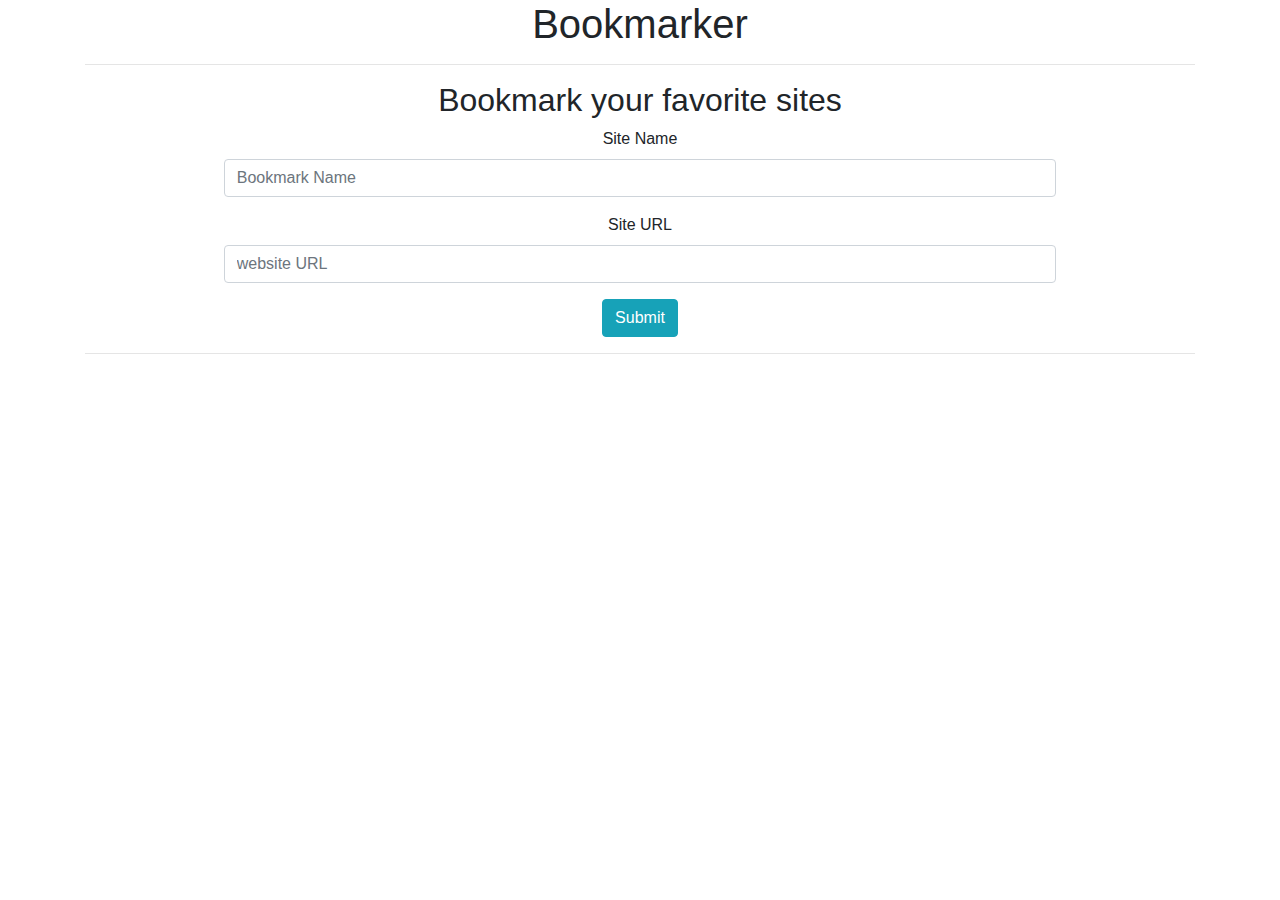
<file: Ass7/index.html>
<html>

<head>
    <link rel="stylesheet" href="css/all.min.css">
    <link rel="stylesheet" href="css/bootstrap.css">
    <link rel="stylesheet" href="css/style.css">
</head>

<body>


    <div class="container">

        <h1 class="text-center">Bookmarker</h1>
        <hr>
        <div class="bookmark text-center">
            <h2>Bookmark your favorite sites</h2>
            <div class="form-group">
                <label>Site Name</label>
                <input type="text" id="bookmark" placeholder="Bookmark Name" class="form-control w-75 m-auto">
            </div>
            <div class="form-group">
                <label>Site URL</label>
                <input type="text" id="url" placeholder="website URL" class="form-control w-75 m-auto">
            </div>
            <button class="btn btn-info" id="submit">Submit</button>
        </div>
        <hr>



        <table class="table" id="myTable">

        </table>
    </div>










    <script src="js/all.min.js"></script>
    <script src="js/jquery-3.5.1.min.js"></script>
    <script src="js/popper.min.js"></script>
    <script src="js/bootstrap.min.js"></script>
    <script src="js/script.js"></script>
</body>

</html>
</file>
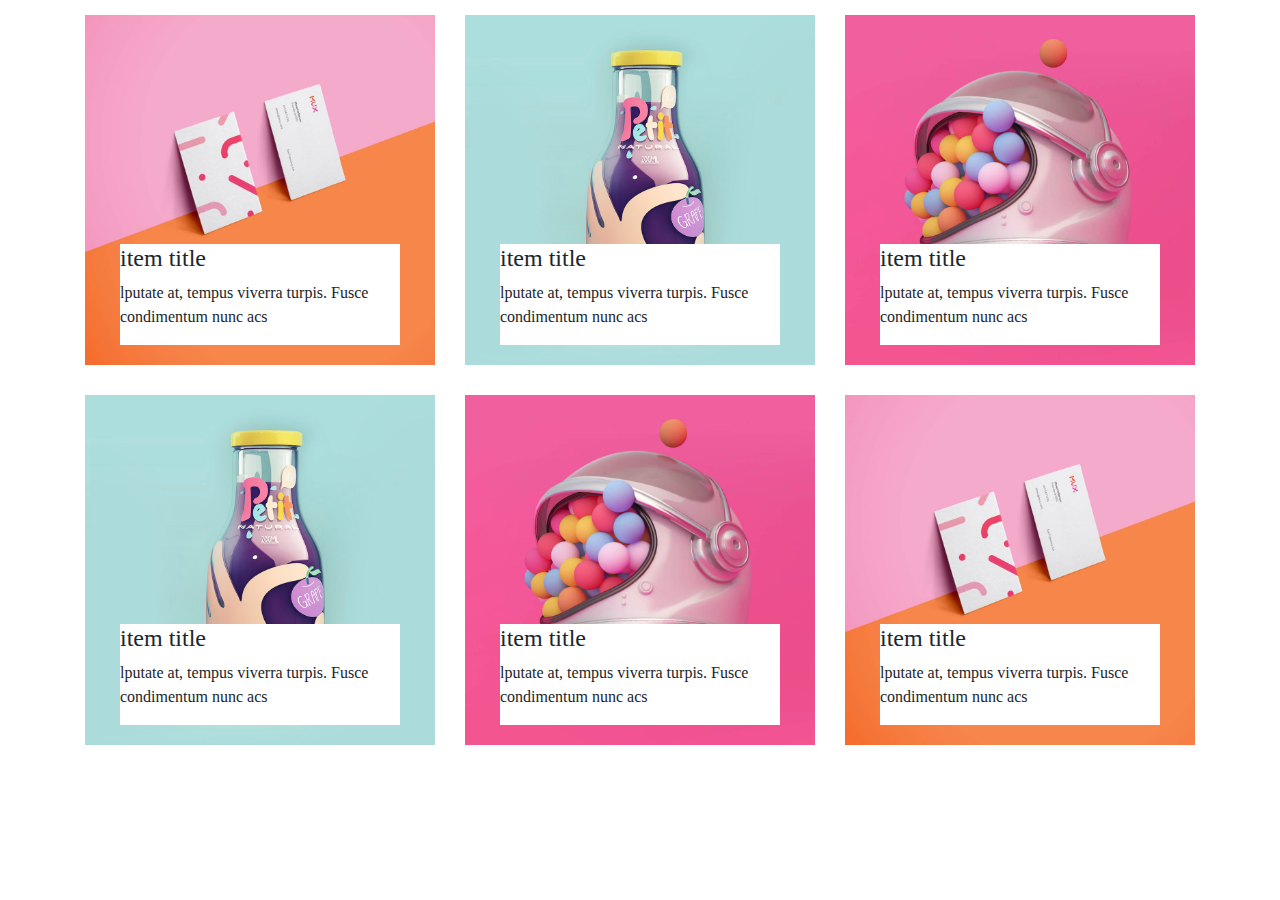
<file: js session/index.html>
<html>

<head>

    <link rel="stylesheet" href="css/bootstrap.min.css">
    <link rel="stylesheet" href="css/all.min.css">
    <link rel="stylesheet" href="css/style.css">
</head>

<body>





    <div class="container">
        <div class="row">


            <div class="col-md-4">
                <div class="item">
                    <img src="images/portfolio-1.jpg" class="img-fluid img-item" alt="">

                    <div class="item-caption">
                        <h4>item title</h4>
                        <p>lputate at, tempus viverra turpis. Fusce condimentum nunc acs</p>
                    </div>
                </div>
            </div>

            <div class="col-md-4">
                <div class="item">
                    <img src="images/portfolio-3.jpg" class="img-fluid img-item" alt="">

                    <div class="item-caption">
                        <h4>item title</h4>
                        <p>lputate at, tempus viverra turpis. Fusce condimentum nunc acs</p>
                    </div>
                </div>
            </div>

            <div class="col-md-4">
                <div class="item">
                    <img src="images/portfolio-2.jpg" class="img-fluid img-item" alt="">

                    <div class="item-caption">
                        <h4>item title</h4>
                        <p>lputate at, tempus viverra turpis. Fusce condimentum nunc acs</p>
                    </div>
                </div>
            </div>


            <div class="col-md-4">
                <div class="item">
                    <img src="images/portfolio-3.jpg" class="img-fluid img-item" alt="">

                    <div class="item-caption">
                        <h4>item title</h4>
                        <p>lputate at, tempus viverra turpis. Fusce condimentum nunc acs</p>
                    </div>
                </div>
            </div>


            <div class="col-md-4">
                <div class="item">
                    <img src="images/portfolio-2.jpg" class="img-fluid img-item" alt="">

                    <div class="item-caption">
                        <h4>item title</h4>
                        <p>lputate at, tempus viverra turpis. Fusce condimentum nunc acs</p>
                    </div>
                </div>
            </div>


            <div class="col-md-4">
                <div class="item">
                    <img src="images/portfolio-1.jpg" class="img-fluid img-item" alt="">

                    <div class="item-caption">
                        <h4>item title</h4>
                        <p>lputate at, tempus viverra turpis. Fusce condimentum nunc acs</p>
                    </div>
                </div>
            </div>


            <div id="lightboxcontainer">
                <div id="lightboxitem">
                    <i id="prev" class="far fa-arrow-alt-circle-left"></i>
                    <i id="close" class="far fa-times-circle"></i>
                    <i id="next" class="far fa-arrow-alt-circle-right"></i>
                </div>
            </div>




        </div>
    </div>




    <script src="js/first.js"></script>


</body>

</html>
</file>
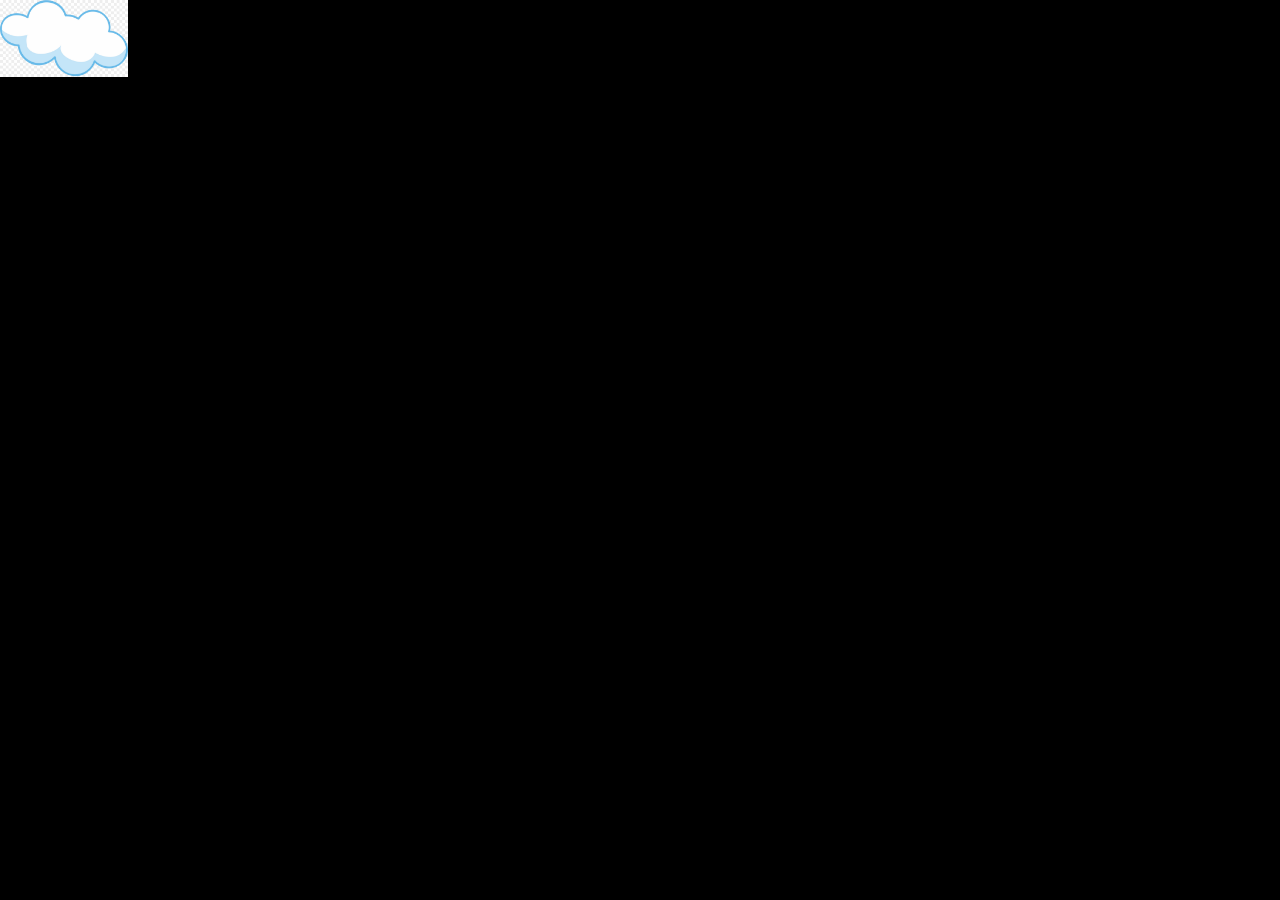
<file: practice/index.html>
<html>

<head>

    <link rel="stylesheet" href="css/bootstrap.css">
    <link rel="stylesheet" href="css/all.min.css">
    <link rel="stylesheet" href="css/style.css">
</head>

<body>



    <!-- <button class="btn btn-info">Click Me</button> -->



    <img id="img-info"
        src="images/cartoon-cloud-png-free-cartoon-cloudpng-transparent-images-transparent-cartoon-clouds-900_540.png">



    <script src="js/jquery-3.5.1.min.js"></script>
    <script src="js/popper.min.js"></script>
    <script src="js/bootstrap.min.js"></script>
    <script src="js/all.min.js"></script>
    <script src="js/script.js"></script>
</body>

</html>
</file>
<file: Ass7/css/style.css>
/* .table
{
    background-color: aquamarine;
} */
</file>
<file: js session/css/style.css>
body
{
    font-family: 'segoe ui light';
}

.item
{
    position: relative;
    display: flex;
    justify-content: center;
    margin: 15px 0px;

}
.item-caption
{
    position: absolute;
    background-color: #fff;
    width: 80%;
    bottom: 20px;

}

.one
{

    width: 200px;
    height: 200px;
}
#lightboxcontainer
{
    position: fixed;
    top: 0;
    bottom: 0;
    left: 0;
    right: 0;
    background-color: rgba(0, 0, 0, 0.4);
    display: none;
    justify-content: center;
    align-items: center;
}

#lightboxitem
{
    width: 50%;
    height: 500px;
    background-image: url(../images/portfolio-3.jpg);
    background-size: 100% 100%;
    display: flex;
    align-items: center;
    justify-content: space-between;
    position: relative;
}
#lightboxitem i 
{
    font-size: 20px;
    cursor: pointer;
    margin: 5px;
}
#close
{
    position: absolute;
    top: 25px;
    right: 20px;
}
</file>
<file: practice/css/style.css>
#img-info
{
    width: 10%;
    position: absolute;
    cursor: none;
}

body
{
    background-color: black;
}
</file>
